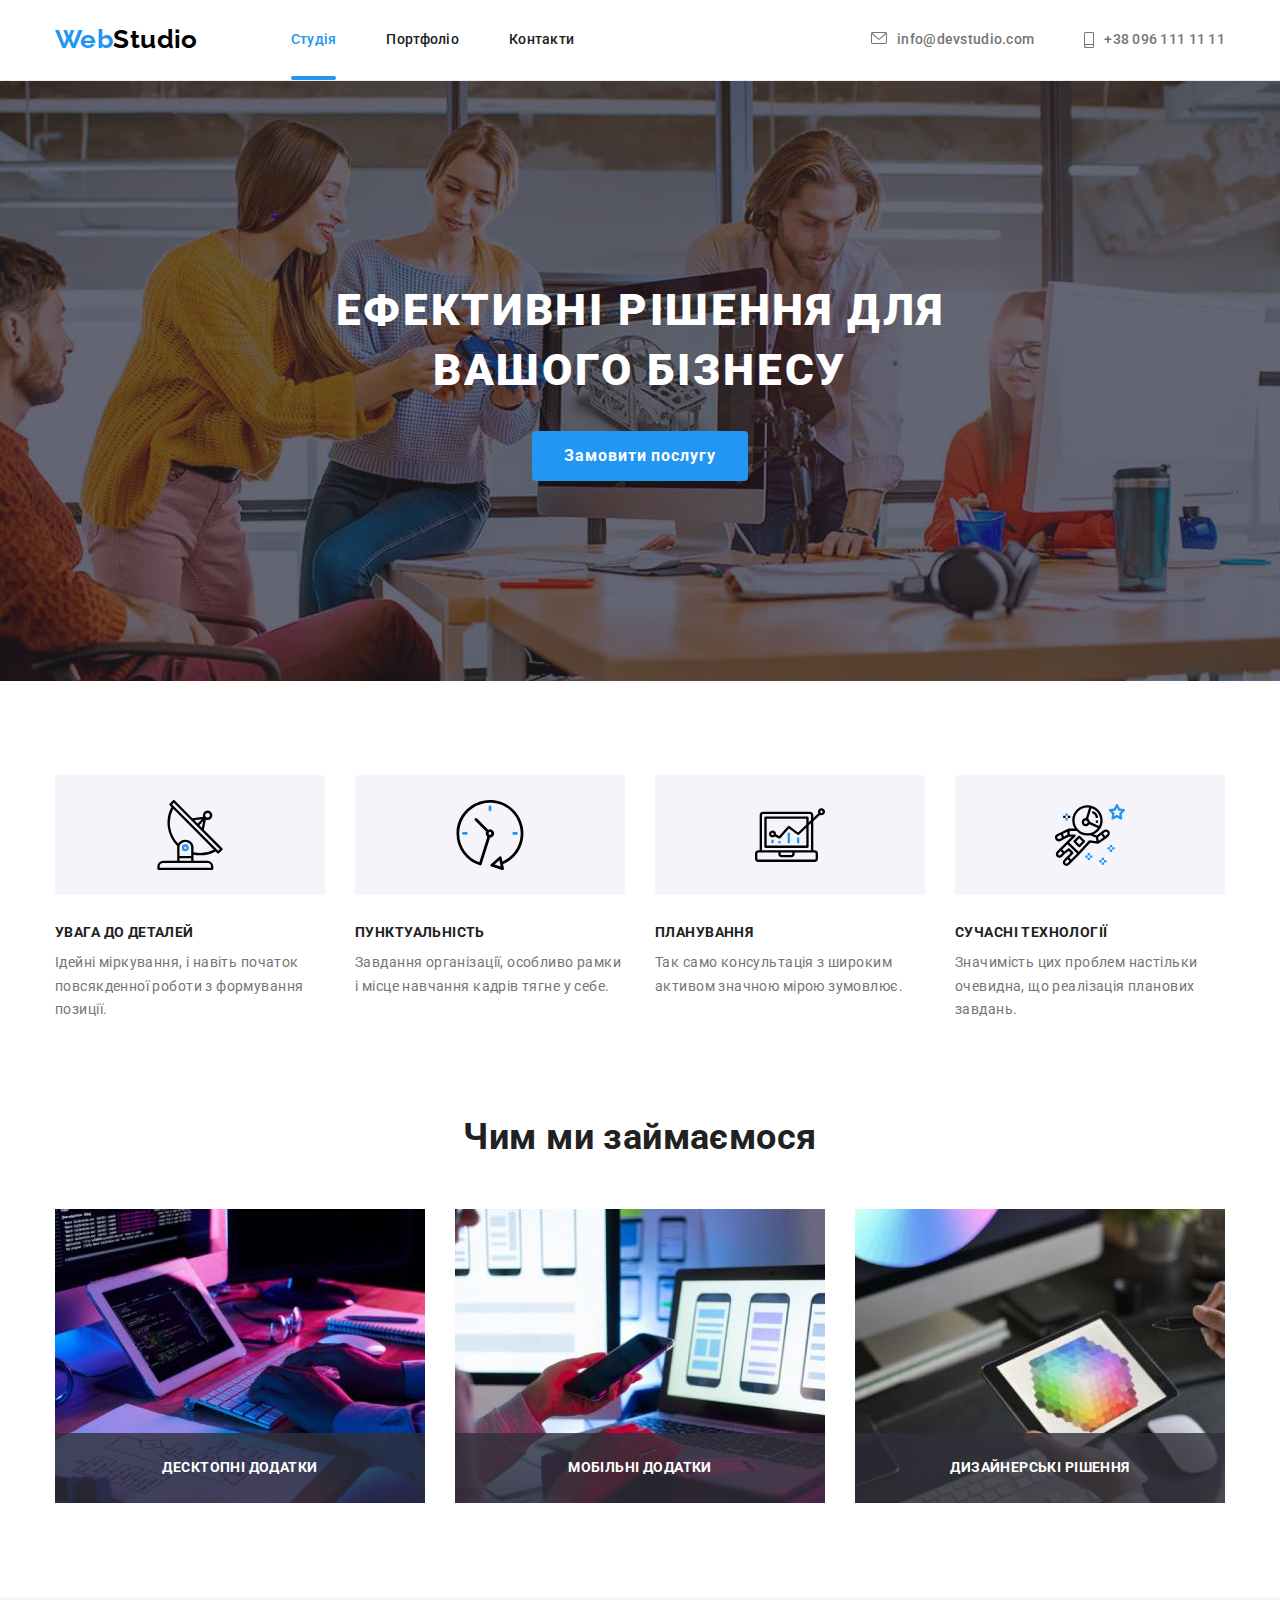
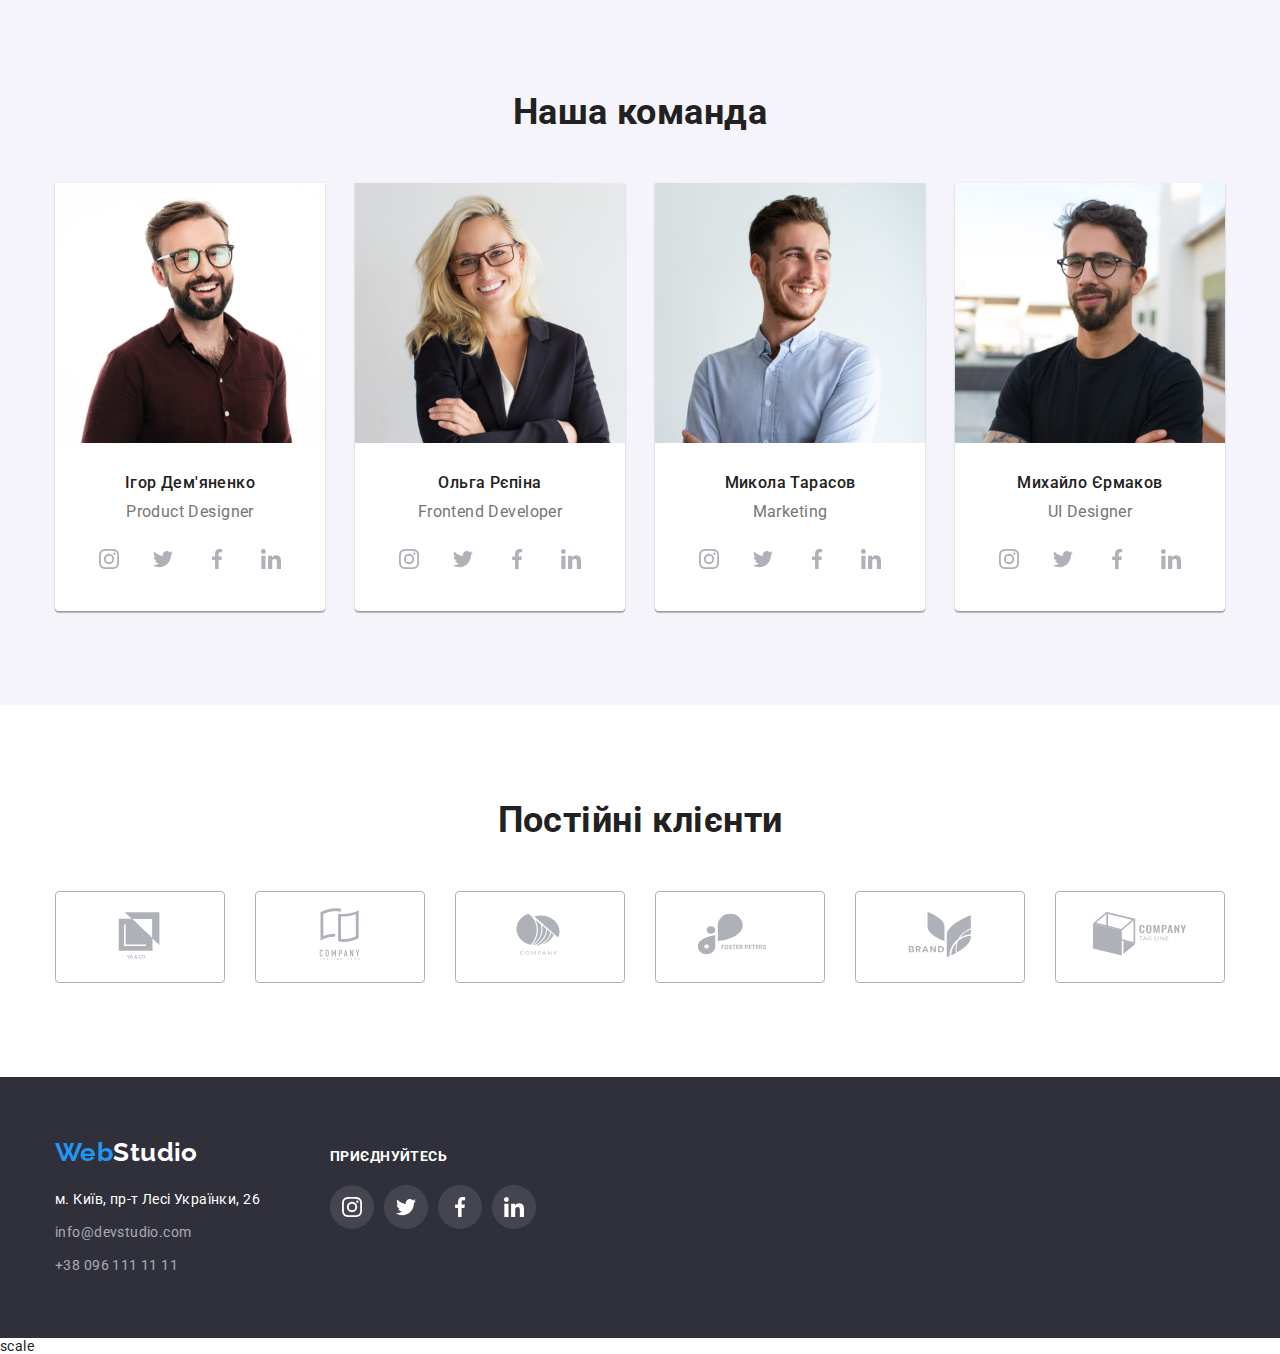
<file: index.html>
<!DOCTYPE html>
<html lang="uk">
<head>
    <meta charset="UTF-8">
    <meta http-equiv="X-UA-Compatible" content="IE=edge">
    <meta name="viewport" content="width=device-width, initial-scale=1.0">
    <title>Студія</title>
    <link href="https://fonts.googleapis.com/css2?family=Raleway:wght@700&family=Roboto:wght@400;500;700;900&display=swap"
        rel="stylesheet">
    <link rel="stylesheet" href="https://cdn.jsdelivr.net/npm/modern-normalize@1.1.0/modern-normalize.min.css">
    <link rel="stylesheet" href="./css/styles.css">
</head>
<body>
    <!--Шапка сторінки-->
    <header class="header">
        <div class="container">
            <a href="/" class="logo logo-h">Web<span class="logo-end">Studio</span></a>
            <nav>
                <ul class="menu-nav list">
                    <li class="current-site"><a href="./index.html" class="link current">Студія</a></li>
                    <li class="list-link"><a href="./portfolio.html" class="link">Портфоліо</a></li>
                    <li class="list-link"><a href="" class="link">Контакти</a></li>
                </ul>
            </nav>
            <ul class="contacts list">
                <li><a href="mailto:info@devstudio.com" class="contacts-link">
                    <svg class="menu-nav-icons" width="16" height="12">
                        <use href="./images/icons.svg#envelope"></use>
                    </svg>
                    info@devstudio.com</a></li>
                <li class="list-link"><a href="tel:+380961111111" class="contacts-link">
                    <svg class="menu-nav-icons" width="10" height="16">
                        <use href="./images/icons.svg#smartphone"></use>
                    </svg>
                    +38 096 111 11 11</a></li>
            </ul>
        </div>
    </header>
    <main>
        <!--Шапка-->
        <section class="hero section">
            <div class="container">
                <h1 class="hero-title">Ефективні рішення для <br> вашого бізнесу</h1>
                <button data-modal-open type="button" class="hero-button">Замовити послугу</button>
            </div>
        </section>
        <!--Особливості-->
        <section class="section features">
            <div class="container">
                <h2 class="visually-hidden">Особливості</h2>
                <ul class="list principles">
                        <li class="item">
                            <div class="icon-block">
                                <svg class="features-icons" width="70" height="70">
                                    <use href="./images/icons.svg#antenna"></use>
                                </svg>
                            </div>
                            <h3 class="principles-title">УВАГА ДО ДЕТАЛЕЙ</h3>
                            <p class="principles-text">Ідейні міркування, і навіть початок повсякденної роботи з формування позиції.</p>
                        </li>
                        <li class="item">
                            <div class="icon-block">
                                <svg class="features-icons" width="70" height="70">
                                    <use href="./images/icons.svg#clock"></use>
                                </svg>
                            </div>
                            <h3 class="principles-title">ПУНКТУАЛЬНІСТЬ</h3>
                            <p class="principles-text">Завдання організації, особливо рамки і місце навчання кадрів тягне у себе.</p>
                        </li>
                        <li class="item">
                            <div class="icon-block">
                                <svg class="features-icons" width="70" height="70">
                                    <use href="./images/icons.svg#diagram"></use>
                                </svg>
                            </div>
                            <h3 class="principles-title">ПЛАНУВАННЯ</h3>
                            <p class="principles-text">Так само консультація з широким активом значною мірою зумовлює.</p>
                        </li>
                        <li class="item">
                            <div class="icon-block">
                                <svg class="features-icons" width="70" height="70">
                                    <use href="./images/icons.svg#astronaut"></use>
                                </svg>
                            </div>
                            <h3 class="principles-title">СУЧАСНІ ТЕХНОЛОГІЇ</h3>
                            <p class="principles-text">Значимість цих проблем настільки очевидна, що реалізація планових завдань.</p>
                        </li>
                </ul>
            </div>
        </section>
        <!--Чим ми займаємося-->
        <section class="section">
            <div class="container">
                <h2 class="work">Чим ми займаємося</h2>
                <ul class="list works">
                    <li class="works-item">
                        <img src="./images/box1.jpg" alt="Веб-розробка" width="370" height="294">
                        <p class="works-name">Десктопні додатки</p>
                    </li>
                    <li class="works-item">
                        <img src="./images/box2.jpg" alt="Мобільні додатки" width="370" height="294">
                        <p class="works-name">Мобільні додатки</p>
                    </li>
                    <li class="works-item">
                        <img src="./images/box3.jpg" alt="Веб-дизайн" width="370" height="294">
                        <p class="works-name">Дизайнерські рішення</p>
                    </li>
                </ul>
            </div>
        </section>
        <!--Наша команда-->
        <section class="our-team section">
            <div class="container">
                <h2 class="team">Наша команда</h2>
                <ul class="list team-list">
                    <li class="team-card">
                        <img src="./images/team1.jpg" alt="Дизайнер Дем'яненко" width="270" height="260">
                        <div class="card-text">
                            <h3 class="team-name">Ігор Дем'яненко</h3>
                            <p class="job-pos">Product Designer</p>
                            <ul class="socials-list list">
                                <li>
                                    <a href="https://www.instagram.com" class="socials-link" target="_blank" rel="noopener noreferrer nofollow">
                                        <svg width="20" height="20">
                                            <use href="./images/icons.svg#instagram"></use>
                                        </svg>
                                    </a>
                                </li>
                                <li>
                                    <a href="https://twitter.com" class="socials-link" target="_blank" rel="noopener noreferrer nofollow">
                                        <svg width="20" height="20">
                                            <use href="./images/icons.svg#twitter"></use>
                                        </svg>
                                    </a>
                                </li>
                                <li>
                                    <a href="https://www.facebook.com" class="socials-link" target="_blank" rel="noopener noreferrer nofollow">
                                        <svg width="20" height="20">
                                            <use href="./images/icons.svg#facebook"></use>
                                        </svg>
                                    </a>
                                </li>
                                <li>
                                    <a href="https://www.linkedin.com" class="socials-link" target="_blank" rel="noopener noreferrer nofollow">
                                        <svg width="20" height="20">
                                            <use href="./images/icons.svg#linkedin"></use>
                                        </svg>
                                    </a>
                                </li>
                            </ul>
                        </div>
                    </li>
                    <li class="team-card">
                        <img src="./images/team2.jpg" alt="Розробник Рєпіна" width="270" height="260">
                        <div class="card-text">
                            <h3 class="team-name">Ольга Рєпіна</h3>
                            <p class="job-pos">Frontend Developer</p>
                            <ul class="socials-list list">
                                <li>
                                    <a href="https://www.instagram.com" class="socials-link" target="_blank" rel="noopener noreferrer nofollow">
                                        <svg width="20" height="20">
                                            <use href="./images/icons.svg#instagram"></use>
                                        </svg>
                                    </a>
                                </li>
                                <li>
                                    <a href="https://twitter.com" class="socials-link" target="_blank" rel="noopener noreferrer nofollow">
                                        <svg width="20" height="20">
                                            <use href="./images/icons.svg#twitter"></use>
                                        </svg>
                                    </a>
                                </li>
                                <li>
                                    <a href="https://www.facebook.com" class="socials-link" target="_blank" rel="noopener noreferrer nofollow">
                                        <svg width="20" height="20">
                                            <use href="./images/icons.svg#facebook"></use>
                                        </svg>
                                    </a>
                                </li>
                                <li>
                                    <a href="https://www.linkedin.com" class="socials-link" target="_blank" rel="noopener noreferrer nofollow">
                                        <svg width="20" height="20">
                                            <use href="./images/icons.svg#linkedin"></use>
                                        </svg>
                                    </a>
                                </li>
                            </ul>
                        </div>
                    </li>
                    <li class="team-card">
                        <img src="./images/team3.jpg" alt="Маркетолог Тарасов" width="270" height="260">
                        <div class="card-text">
                            <h3 class="team-name">Микола Тарасов</h3>
                            <p class="job-pos">Marketing</p>
                            <ul class="socials-list list">
                                <li>
                                    <a href="https://www.instagram.com" class="socials-link" target="_blank" rel="noopener noreferrer nofollow">
                                        <svg width="20" height="20">
                                            <use href="./images/icons.svg#instagram"></use>
                                        </svg>
                                    </a>
                                </li>
                                <li>
                                    <a href="https://twitter.com" class="socials-link" target="_blank" rel="noopener noreferrer nofollow">
                                        <svg width="20" height="20">
                                            <use href="./images/icons.svg#twitter"></use>
                                        </svg>
                                    </a>
                                </li>
                                <li>
                                    <a href="https://www.facebook.com" class="socials-link" target="_blank" rel="noopener noreferrer nofollow">
                                        <svg width="20" height="20">
                                            <use href="./images/icons.svg#facebook"></use>
                                        </svg>
                                    </a>
                                </li>
                                <li>
                                    <a href="https://www.linkedin.com" class="socials-link" target="_blank" rel="noopener noreferrer nofollow">
                                        <svg width="20" height="20">
                                            <use href="./images/icons.svg#linkedin"></use>
                                        </svg>
                                    </a>
                                </li>
                            </ul>
                        </div>
                    </li>
                    <li class="team-card">
                        <img src="./images/team4.jpg" alt="Дизайнер Єрмаков" width="270" height="260">
                        <div class="card-text">
                            <h3 class="team-name">Михайло Єрмаков</h3>
                            <p class="job-pos">UI Designer</p>
                            <ul class="socials-list list">
                                <li>
                                    <a href="https://www.instagram.com" class="socials-link" target="_blank" rel="noopener noreferrer nofollow">
                                        <svg width="20" height="20">
                                            <use href="./images/icons.svg#instagram"></use>
                                        </svg>
                                    </a>
                                </li>
                                <li>
                                    <a href="https://twitter.com" class="socials-link" target="_blank" rel="noopener noreferrer nofollow">
                                        <svg width="20" height="20">
                                            <use href="./images/icons.svg#twitter"></use>
                                        </svg>
                                    </a>
                                </li>
                                <li>
                                    <a href="https://www.facebook.com" class="socials-link" target="_blank" rel="noopener noreferrer nofollow">
                                        <svg width="20" height="20">
                                            <use href="./images/icons.svg#facebook"></use>
                                        </svg>
                                    </a>
                                </li>
                                <li>
                                    <a href="https://www.linkedin.com" class="socials-link" target="_blank" rel="noopener noreferrer nofollow">
                                        <svg width="20" height="20">
                                            <use href="./images/icons.svg#linkedin"></use>
                                        </svg>
                                    </a>
                                </li>
                            </ul>
                        </div>
                    </li>
                </ul>
            </div>
        </section>
        <!--Постійні клієнти-->
        <section class="section">
            <div class="container">
                <h2 class="clients">Постійні клієнти</h2>
                <ul class="list clients-list">
                    <li class="clients-item">
                        <a href="">
                            <svg class="clients-icons" width="106" height="60">
                                <use href="./images/icons.svg#logo-1"></use>
                            </svg>
                        </a>
                    </li>
                    <li class="clients-item">
                        <a href="">
                            <svg class="clients-icons" width="106" height="60">
                                <use href="./images/icons.svg#logo-2"></use>
                            </svg>
                        </a>
                    </li>
                    <li class="clients-item">
                        <a href="">
                            <svg class="clients-icons" width="106" height="60">
                                <use href="./images/icons.svg#logo-3"></use>
                            </svg>
                        </a>
                    </li>
                    <li class="clients-item">
                        <a href="">
                            <svg class="clients-icons" width="106" height="60">
                                <use href="./images/icons.svg#logo-4"></use>
                            </svg>
                        </a>
                    </li>
                    <li class="clients-item">
                        <a href="">
                            <svg class="clients-icons" width="106" height="60">
                                <use href="./images/icons.svg#logo-5"></use>
                            </svg>
                        </a>
                    </li>
                    <li class="clients-item">
                        <a href="">
                            <svg class="clients-icons" width="106" height="60">
                                <use href="./images/icons.svg#logo-6"></use>
                            </svg>
                        </a>
                    </li>
                </ul>
            </div>
        </section>
    </main>
    <!--Підвал сторінки-->
    <footer class="footer">
        <div class="container">
            <div>
                <a href="/" class="logo logo-f">Web<span class="logo-end-f">Studio</span></a>
                <address>
                    <ul class="list">
                        <li class="adress-li"><a
                            href="https://goo.gl/maps/xRPYW7kkfp8a4WXSA"
                            target="_blank"
                            rel="noopener noreferrer nofollow"
                            class="adress-link">м. Київ, пр-т Лесі Українки, 26</a>
                        </li>
                        <li class="adress-li"><a
                            href="mailto:info@devstudio.com"
                            target="_blank"
                            rel="noopener noreferrer nofollow"
                            class="info-link">info@devstudio.com</a>
                        </li>
                        <li class="adress-li"><a href="tel:+380961111111" class="info-link">+38 096 111 11 11</a></li>
                    </ul>
                </address>
            </div>
            <div class="f-right">
                <p class="join">приєднуйтесь</p>
                <ul class="socials-list list">
                    <li class="link-item">
                        <a href="https://www.instagram.com" class="socials-link" target="_blank" rel="noopener noreferrer nofollow">
                            <svg class="socials-icons" width="20" height="20">
                                <use href="./images/icons.svg#instagram"></use>
                            </svg>
                        </a>
                    </li>
                    <li class="link-item">
                        <a href="https://twitter.com" class="socials-link" target="_blank" rel="noopener noreferrer nofollow">
                            <svg class="socials-icons" width="20" height="20">
                                <use href="./images/icons.svg#twitter"></use>
                            </svg>
                        </a>
                    </li>
                    <li class="link-item">
                        <a href="https://www.facebook.com" class="socials-link" target="_blank" rel="noopener noreferrer nofollow">
                            <svg class="socials-icons" width="20" height="20">
                                <use href="./images/icons.svg#facebook"></use>
                            </svg>
                        </a>
                    </li>
                    <li class="link-item">
                        <a href="https://www.linkedin.com" class="socials-link" target="_blank" rel="noopener noreferrer nofollow">
                            <svg class="socials-icons" width="20" height="20">
                                <use href="./images/icons.svg#linkedin"></use>
                            </svg>
                        </a>
                    </li>
                </ul>

            </div>
        </div>
    </footer>
    <div class="backdrop is-hidden" data-modal>
        <div class="modal">
            <button data-modal-close class="close-btn" type="button">
                <svg class="close-btn-icon" width="11" height="11">
                    <use href="./images/icons.svg#close-modal">
                    </use>
                </svg>
            </button>
        </div>
    </div>
    <script src="./js/modal.js"></script>scale
</body>
</html>
</file>
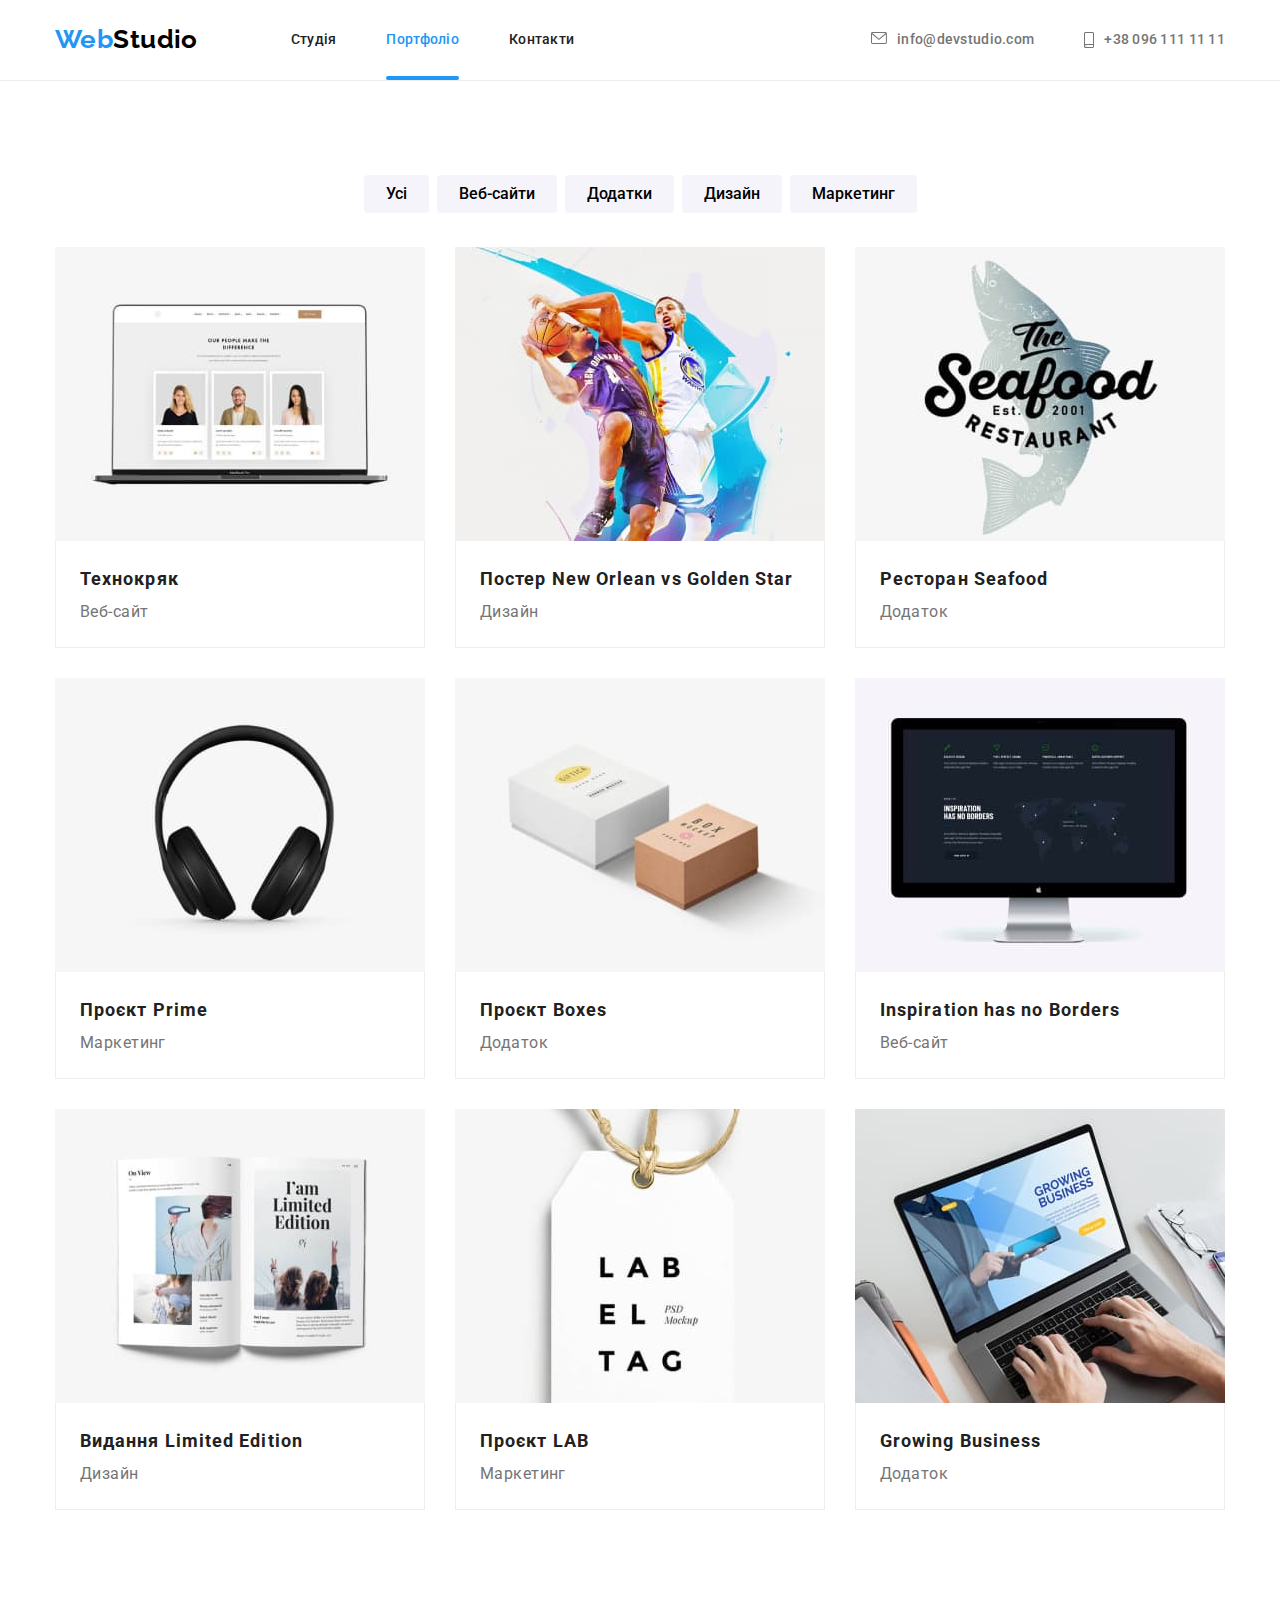
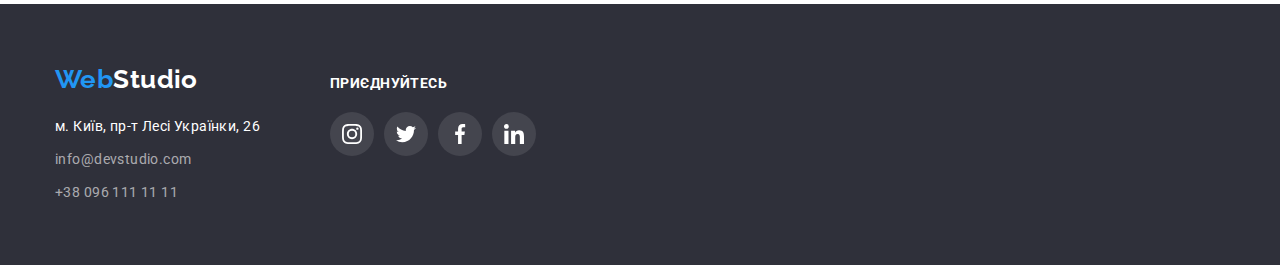
<file: portfolio.html>
<!DOCTYPE html>
<html lang="uk">
<head>
    <meta charset="UTF-8">
    <meta http-equiv="X-UA-Compatible" content="IE=edge">
    <meta name="viewport" content="width=device-width, initial-scale=1.0">
    <title>Портфоліо</title>
    <link href="https://fonts.googleapis.com/css2?family=Raleway:wght@700&family=Roboto:wght@400;500;700;900&display=swap"
        rel="stylesheet">
    <link rel="stylesheet" href="https://cdn.jsdelivr.net/npm/modern-normalize@1.1.0/modern-normalize.min.css">
    <link rel="stylesheet" href="./css/styles.css">
</head>
<body>
    <!--Шапка сторінки-->
    <header class="header">
        <div class="container">
            <a href="/" class="logo logo-h">Web<span class="logo-end">Studio</span></a>
            <nav>
                <ul class="menu-nav list">
                    <li><a href="./index.html" class="link">Студія</a></li>
                    <li class="list-link current-site"><a href="./portfolio.html" class="link current">Портфоліо</a></li>
                    <li class="list-link"><a href="" class="link">Контакти</a></li>
                </ul>
            </nav>
            <ul class="contacts list">
                <li><a href="mailto:info@devstudio.com" class="contacts-link">
                        <svg class="menu-nav-icons" width="16" height="12">
                            <use href="./images/icons.svg#envelope"></use>
                        </svg>
                        info@devstudio.com</a></li>
                <li class="list-link"><a href="tel:+380961111111" class="contacts-link">
                        <svg class="menu-nav-icons" width="10" height="16">
                            <use href="./images/icons.svg#smartphone"></use>
                        </svg>
                        +38 096 111 11 11</a></li>
            </ul>
        </div>
    </header>
    <main>
        <section class="section">
            <div class="container">
                <h1 class="visually-hidden">Приклади робіт</h1>
                <ul class="list filter-list">
                    <li class="filter-li"><button type="button" class="filter">Усі</button></li>
                    <li class="filter-li"><button type="button" class="filter">Веб-сайти</button></li>
                    <li class="filter-li"><button type="button" class="filter">Додатки</button></li>
                    <li class="filter-li"><button type="button" class="filter">Дизайн</button></li>
                    <li class="filter-li"><button type="button" class="filter">Маркетинг</button></li>
                </ul>
                    <ul class="examples list">
                <li>
                    <a href="http://" class="example-link">
                    <div class="overlay">
                        <img src="./images/technokryak.jpg" alt="Технокряк" width="370" height="294">
                        <p class="overlay-text">Ресурс пропонує комплексні пропозиції з різним рівнем функціоналу та сервісів. Все це дозволить відвідувачу отримати
                        вичерпні відомості про компанію чи приватну особу.</p>
                    </div>
                    <div class="infos">
                        <h2 class="example-item">Технокряк</h2>
                        <p class="p-text">Веб-сайт</p>
                    </div>
                    </a>
                </li>
                <li>
                    <a href="http://" class="example-link">
                    <div class="overlay">
                        <img src="./images/basketball.jpg" alt="Постер" width="370" height="294">
                        <p class="overlay-text">Ресурс пропонує комплексні пропозиції з різним рівнем функціоналу та сервісів. Все це дозволить
                        відвідувачу отримати вичерпні відомості про компанію чи приватну особу.</p>
                    </div>
                    <div class="infos">
                        <h2 class="example-item">Постер New Orlean vs Golden Star</h2>
                        <p class="p-text">Дизайн</p>
                    </div>
                    </a>
                </li>
                <li>
                    <a href="http://" class="example-link">
                    <div class="overlay">
                        <img src="./images/seafood.jpg" alt="Ресторан" width="370" height="294">
                        <p class="overlay-text">Ресурс пропонує комплексні пропозиції з різним рівнем функціоналу та сервісів. Все це дозволить
                        відвідувачу отримати вичерпні відомості про компанію чи приватну особу.</p>
                    </div>
                    <div class="infos">
                        <h2 class="example-item">Ресторан Seafood</h2>
                        <p class="p-text">Додаток</p>
                    </div>
                    </a>
                </li>
                <li>
                    <a href="http://" class="example-link">
                    <div class="overlay">
                        <img src="./images/prime.jpg" alt="Prime" width="370" height="294">
                        <p class="overlay-text">Ресурс пропонує комплексні пропозиції з різним рівнем функціоналу та сервісів. Все це дозволить відвідувачу отримати вичерпні відомості про компанію чи приватну особу.</p>
                    </div>
                    <div class="infos">
                        <h2 class="example-item">Проєкт Prime</h2>
                        <p class="p-text">Маркетинг</p>
                    </div>
                    </a>
                </li>
                <li>
                    <a href="http://" class="example-link">
                    <div class="overlay">
                        <img src="./images/boxes.jpg" alt="Boxes" width="370" height="294">
                        <p class="overlay-text">Ресурс пропонує комплексні пропозиції з різним рівнем функціоналу та сервісів. Все це дозволить
                        відвідувачу отримати вичерпні відомості про компанію чи приватну особу.</p>
                    </div>
                    <div class="infos">
                        <h2 class="example-item">Проєкт Boxes</h2>
                        <p class="p-text">Додаток</p>
                    </div>
                    </a>
                </li>
                <li>
                    <a href="http://" class="example-link">
                    <div class="overlay">
                        <img src="./images/ihnb.jpg" alt="IhnB" width="370" height="294">
                        <p class="overlay-text">Ресурс пропонує комплексні пропозиції з різним рівнем функціоналу та сервісів. Все це дозволить
                        відвідувачу отримати вичерпні відомості про компанію чи приватну особу.</p>
                    </div>
                    <div class="infos">
                        <h2 class="example-item">Inspiration has no Borders</h2>
                        <p class="p-text">Веб-сайт</p>
                    </div>
                    </a>
                </li>
                <li>
                    <a href="http://" class="example-link">
                    <div class="overlay">
                        <img src="./images/limited-edition.jpg" alt="Limited Edition" width="370" height="294">
                        <p class="overlay-text">Ресурс пропонує комплексні пропозиції з різним рівнем функціоналу та сервісів. Все це дозволить
                        відвідувачу отримати вичерпні відомості про компанію чи приватну особу.</p>
                    </div>
                    <div class="infos">
                        <h2 class="example-item">Видання Limited Edition</h2>
                        <p class="p-text">Дизайн</p>
                    </div>
                    </a>
                </li>
                <li>
                    <a href="http://" class="example-link">
                    <div class="overlay">
                        <img src="./images/lab.jpg" alt="LAB" width="370" height="294">
                        <p class="overlay-text">Ресурс пропонує комплексні пропозиції з різним рівнем функціоналу та сервісів. Все це дозволить
                        відвідувачу отримати вичерпні відомості про компанію чи приватну особу.</p>
                    </div>
                    <div class="infos">
                        <h2 class="example-item">Проєкт LAB</h2>
                        <p class="p-text">Маркетинг</p>
                    </div>
                    </a>
                </li>
                <li>
                    <a href="http://" class="example-link">
                    <div class="overlay">
                        <img src="./images/growing-business.jpg" alt="Growing Business" width="370" height="294">
                        <p class="overlay-text">Ресурс пропонує комплексні пропозиції з різним рівнем функціоналу та сервісів. Все це дозволить
                        відвідувачу отримати вичерпні відомості про компанію чи приватну особу.</p>
                    </div>
                    <div class="infos">
                        <h2 class="example-item">Growing Business</h2>
                        <p class="p-text">Додаток</p>
                    </div>
                    </a>
                </li>
                    </ul>
            </div>
        </section>
    </main>
    <!--Підвал сторінки-->
    <footer class="footer">
        <div class="container">
            <div>
                <a href="/" class="logo logo-f">Web<span class="logo-end-f">Studio</span></a>
                <address>
                    <ul class="list">
                        <li class="adress-li"><a href="https://goo.gl/maps/xRPYW7kkfp8a4WXSA" target="_blank"
                                rel="noopener noreferrer nofollow" class="adress-link">м. Київ, пр-т Лесі Українки, 26</a>
                        </li>
                        <li class="adress-li"><a href="mailto:info@devstudio.com" target="_blank"
                                rel="noopener noreferrer nofollow" class="info-link">info@devstudio.com</a>
                        </li>
                        <li class="adress-li"><a href="tel:+380961111111" class="info-link">+38 096 111 11 11</a></li>
                    </ul>
                </address>
            </div>
            <div class="f-right">
                <p class="join">приєднуйтесь</p>
                <ul class="socials-list list">
                    <li class="link-item">
                        <a href="https://www.instagram.com" class="socials-link" target="_blank"
                            rel="noopener noreferrer nofollow">
                            <svg class="socials-icons" width="20" height="20">
                                <use href="./images/icons.svg#instagram"></use>
                            </svg>
                        </a>
                    </li>
                    <li class="link-item">
                        <a href="https://twitter.com" class="socials-link" target="_blank"
                            rel="noopener noreferrer nofollow">
                            <svg class="socials-icons" width="20" height="20">
                                <use href="./images/icons.svg#twitter"></use>
                            </svg>
                        </a>
                    </li>
                    <li class="link-item">
                        <a href="https://www.facebook.com" class="socials-link" target="_blank"
                            rel="noopener noreferrer nofollow">
                            <svg class="socials-icons" width="20" height="20">
                                <use href="./images/icons.svg#facebook"></use>
                            </svg>
                        </a>
                    </li>
                    <li class="link-item">
                        <a href="https://www.linkedin.com" class="socials-link" target="_blank"
                            rel="noopener noreferrer nofollow">
                            <svg class="socials-icons" width="20" height="20">
                                <use href="./images/icons.svg#linkedin"></use>
                            </svg>
                        </a>
                    </li>
                </ul>
    
            </div>
        </div>
    </footer>
    </body>
    </html>
</file>
<file: css/styles.css>
/* Палітра
основний колір тексту - #212121;
додатковий колір тексту - #757575;
колір активності - #2196F3;
білий колір - #FFFFFF;*/

:root{
    --main-text-color: #212121;
    --second-text-color: #757575;
    --activ-color: #2196F3;
    --white-color:#FFFFFF;
    --time: 250ms;
    --time-funktion: cubic-bezier(0.4, 0, 0.2, 1)
}

body{
    color: var(--main-text-color);
    background-color: var(--white-color);
    font-family: Roboto, sans-serif;
    font-size: 14px;
    letter-spacing: 0.03em;
}

.list{
    list-style: none;
}

.container{
    width: 1200px;
    margin: 0 auto;
    padding: 0 15px;
}

h1, h2, h3, h4, h5, h6, p, ul{
    margin: 0;
    padding: 0;
}

.section{
    padding-top: 94px;
    padding-bottom: 94px;
}

a{
    text-decoration: none;
}

img{
    display: block;
}

.header{
    border-bottom: 1px solid #ECECEC;
}

.header .container{
    display: flex;
    align-items: center;
}

.menu-nav{
    margin-left: 93px;
}

.menu-nav-icons{
    margin-right: 10px;
    fill: var(--second-text-color);
    transition: fill var(--time) var(--time-funktion);
}

.menu-nav-icons:hover,
.menu-nav-icons:focus{
    fill: var(--activ-color);
}

.list-link{
    margin-left: 50px;
}

.logo{
    color: var(--activ-color);
    font-family: 'Raleway', sans-serif;
    font-weight: 700;
    font-size: 26px;
    line-height: 1.19;
}

.logo-end{
    color: #000000;
}

.logo-end-f{
    color: var(--white-color);
}

.logo-h{
    padding-top: 24px;
    padding-bottom: 25px;
}

.link{
    color: var(--main-text-color);
    transition: color var(--time) var(--time-funktion);
}

.current-site{
    position: relative;
}

.current::after{
    content: "";
    position: absolute;
    display: block;
    bottom: 0;
    width: 100%;
    height: 4px;
    background-color: var(--activ-color);
    border-radius: 2px;
}

.contacts-link{
    color: var(--second-text-color);
    transition: color var(--time) var(--time-funktion);
}

.link:hover,
.link:focus,
.contacts-link:hover,
.contacts-link:focus,
.adress-link:hover,
.adress-link:focus,
.info-link:hover,
.info-link:focus,
.current {
color: var(--activ-color);
}

.contacts-link:hover .menu-nav-icons,
.contacts-link:focus .menu-nav-icons{
    fill: currentColor;
}

.contacts,
.menu-nav{
    display: flex;
    font-weight: 500;
    line-height: 1.14;
    letter-spacing: 0.02em;
}

.menu-nav .link,
.contacts .contacts-link {
    display: flex;
    padding-top: 32px;
    padding-bottom: 32px;
}

.contacts{
    margin-left: auto;
}

.hero{
    padding-top: 200px;
    padding-bottom: 200px;
    background-color: #C4C4C4;
    background-image:
    linear-gradient(
        #2F303A66 40%, 
        #2F303A66 40%), url("../images/hero-foto.jpg");
    background-size: cover;
    background-position: 50% 50%;
}

.hero-title{
    color: var(--white-color);
    font-weight: 900;
    font-size: 44px;
    line-height: 1.36;
    text-align: center;
    letter-spacing: 0.06em;
    text-transform: uppercase;
}

.hero-button{
    display: flex;
    width: 216px;
    height: 50px;
    justify-content: center;
    margin-top: 30px;
    margin-left: auto;
    margin-right: auto;
    color: var(--white-color);
    background-color: var(--activ-color);
    font-family: inherit;
    font-weight: 700;
    font-size: 16px;
    line-height: 1.88;
    align-items: center;
    text-align: center;
    letter-spacing: 0.06em;
    cursor: pointer;
    border-style: none;
    border-radius: 4px;
    transition: background-color var(--time) var(--time-funktion);
}

.hero-button:hover{
    background-color: #188CE8;
}

.features{
    padding-bottom: 0;
}

.icon-block{
    display: flex;
    align-items: center;
    justify-content: center;
    width: 270px;
    height: 120px;
    background: #F5F4FA;
    border-radius: 4px;
}

.principles{
    display: flex;
}

.principles .item{
    width: 270px;
    margin-right: 30px;
}

.principles .item:last-child{
    margin: 0;
}

.principles-title{
    margin-bottom: 10px;
    margin-top: 30px;
    font-weight: 700;
    font-size: 14px;
    line-height: 1.14;
    text-transform: uppercase;
}

.principles-text{
    color: var(--second-text-color);
    line-height: 1.71;
}

.works{
    display: flex;
}

.work{
    margin-bottom: 50px;
    font-weight: 700;
    font-size: 36px;
    line-height: 1.17;
    text-align: center;
}

.works-item:not(:last-child){
    margin-right: 30px;
}

.works-item{
    position: relative;
}

.works-name{
    position: absolute;
    width: 100%;
    bottom: 0;
    padding-top: 27px;
    padding-bottom: 27px;
    font-weight: 700;
    font-size: 14px;
    line-height: 1.14;
    text-align: center;
    text-transform: uppercase;
    color: #FFFFFF;
    background: rgba(47, 48, 58, 0.8);
}

.our-team{
    background-color: #F5F4FA;
}

.team{
    margin-bottom: 50px;
    font-weight: 700;
    font-size: 36px;
    line-height: 1.17;
    text-align: center;
}

.team-list{
    display: flex;
}

.team-card{
    background-color: var(--white-color);
    box-shadow: 0px 1px 3px rgba(0, 0, 0, 0.12), 0px 1px 1px rgba(0, 0, 0, 0.14), 0px 2px 1px rgba(0, 0, 0, 0.2);
    border-radius: 0px 0px 4px 4px;
}

.team-card:not(:last-child){
    margin-right: 30px;
}

.team-name{
    margin-bottom: 10px;
    font-weight: 500;
    font-size: 16px;
    line-height: 1.19;
    text-align: center;
}

.job-pos{
    color: var(--second-text-color);
    font-size: 16px;
    line-height: 1.19;
    text-align: center;
    margin-bottom: 16px;
}

.card-text{
    padding: 30px 0;
}

.socials-list{
    display: flex;
    padding: 0;
    margin: 0 32px;
    width: 206px;
    height: 44px;
    align-items: center;
    gap: 10px;
}

.socials-link{
    display: flex;
    align-items: center;
    justify-content: center;
    width: 44px;
    height: 44px;
    fill: #AFB1B8;
    border-radius: 50%;
    transition: background-color var(--time) var(--time-funktion), fill var(--time) var(--time-funktion);
}

.socials-link:hover,
.socials-link:focus{
    fill: #FFFFFF;
    background-color: var(--activ-color);
}

.clients{
    margin-bottom: 50px;
    font-weight: 700;
    font-size: 36px;
    line-height: 1.17;
    text-align: center;
}

.clients-list{
    display: flex;
    gap: 30px;
}

.clients-item{
    display: flex;
    align-items: center;
    justify-content: center;
    width: 170px;
    height: 92px;
    border: 1px solid #AFB1B8;
    border-radius: 4px;
    transition: border var(--time) var(--time-funktion);
}

.clients-item:hover,
.clients-item:focus{
    border: 1px solid var(--activ-color);
    cursor: pointer;
}

.clients-icons{
    fill: #AFB1B8;
    transition: fill var(--time) var(--time-funktion);
}

.clients-item:hover .clients-icons,
.clients-item:focus .clients-icons{
    fill: var(--activ-color);
}

.footer{
    padding: 60px 0;
    background-color: #2F303A;
}

.footer .container{
    display: flex;
    align-items: baseline;
}

.logo-f{
    display: block;
    margin-bottom: 20px;
}

.adress-li:not(:last-child){
    margin-bottom: 9px;
}

.adress-link{
    color: var(--white-color);
    font-style: normal;
    line-height: 1.71;
    transition: color var(--time) var(--time-funktion);
}

.f-right{
    width: 206px;
    height: 80px;
    margin-left: 70px;
}

.f-right .socials-list{
    margin: 0;
}

.join{
    width: auto;
    margin-bottom: 20px;
    font-weight: 700;
    font-size: 14px;
    line-height: 1.14;
    letter-spacing: 0.03em;
    text-transform: uppercase;
    color: #FFFFFF;
}

.link-item{
    background-color: rgba(255, 255, 255, 0.1);
    border-radius: 50%;
}

.socials-icons{
    fill: var(--white-color);
}

.info-link{
    color: rgba(255, 255, 255, 0.6);
    font-style: normal;
    line-height: 1.71;
    transition: color var(--time) var(--time-funktion);
}

.filter-list{
    display: flex;
    justify-content: center;
    margin-bottom: 34px;
}

.filter-li:not(:last-child){
    margin-right: 8px;
}

.filter{
    padding: 6px 22px;
    border-style: none;
    background-color: #F5F4FA;
    font-family: inherit;
    font-weight: 500;
    font-size: 16px;
    line-height: 1.63;
    text-align: center;
    cursor: pointer;
    border-radius: 4px;
    transition: background-color var(--time) var(--time-funktion), color var(--time) var(--time-funktion), box-shadow var(--time) var(--time-funktion);
}

.filter:hover,
.filter:focus{
    background-color: var(--activ-color);
    color: var(--white-color);
    box-shadow: 0px 3px 1px rgba(0, 0, 0, 0.1), 0px 1px 2px rgba(0, 0, 0, 0.08), 0px 2px 2px rgba(0, 0, 0, 0.12);
}

.examples{
    display: flex;
    flex-wrap: wrap;
    gap: 30px;
}

.example-link{
    display: block;
    transition: box-shadow var(--time) var(--time-funktion);
}

.example-link:hover,
.example-link:focus{
    box-shadow: 0px 1px 1px rgba(0, 0, 0, 0.12), 0px 4px 4px rgba(0, 0, 0, 0.06), 1px 4px 6px rgba(0, 0, 0, 0.16);
}

.infos{
    padding: 20px 24px;
    border-left: 1px solid #EEEEEE;
    border-bottom: 1px solid #EEEEEE;
    border-right: 1px solid #EEEEEE;
}

.overlay{
    position: relative;
    overflow: hidden;
}

.overlay-text{
    display: inline-block;
    position: absolute;
    top: 0;
    left: 0;
    width: 370px;
    height: 294px;
    padding: 63px 24px;
    font-weight: 400;
    font-size: 18px;
    line-height: 1.56;
    color: var(--white-color);
    background-color: rgba(33, 150, 243, 0.9);
    transform: translateY(101%);
    transition: transform var(--time) var(--time-funktion);
}

.example-link:hover .overlay-text{
    transform: translateY(0);
}

.example-item{
    color: var(--main-text-color);
    font-weight: 700;
    font-size: 18px;
    line-height: 2;
    letter-spacing: 0.06em;
}

.p-text{
    color: var(--second-text-color);
    font-size: 16px;
    line-height: 1.88;
}

.visually-hidden {
position: absolute;
width: 1px;
height: 1px;
margin: -1px;
border: 0;
padding: 0;
white-space: nowrap;
clip-path: inset(100%);
clip: rect(0 0 0 0);
overflow: hidden;
}

.backdrop{
    position: fixed;
    top: 0;
    left: 0;
    z-index: 10;

    width: 100%;
    height: 100%;

    background-color: rgba(0, 0, 0, 0.2);
    
    transition: visibility 300ms var(--time-funktion), opacity 300ms var(--time-funktion);
}

.backdrop.is-hidden {
    opacity: 0;
    visibility: hidden;
    pointer-events: none;
}

.modal{
    position: absolute;
    top: 50%;
    left: 50%;
    transform: translate(-50%, -50%);

    width: 528px;
    height: 581px;

    background: #FFFFFF;
    box-shadow: 0px 1px 3px rgba(0, 0, 0, 0.12), 0px 1px 1px rgba(0, 0, 0, 0.14), 0px 2px 1px rgba(0, 0, 0, 0.2);
    border-radius: 4px;

    transition: transform 300ms var(--time-funktion);
}

.backdrop.is-hidden .modal{
    transform: scale(0.3);
}

.close-btn{
    position: absolute;
    top: 8px;
    right: 8px;
    display: flex;
    align-items: center;
    justify-content: center;
    
    width: 30px;
    height: 30px;
    padding: 0;
    background: #FFFFFF;
    border-radius: 50%;
    
    cursor: pointer;
    border: 1px solid rgba(0, 0, 0, 0.1)
}
</file>
